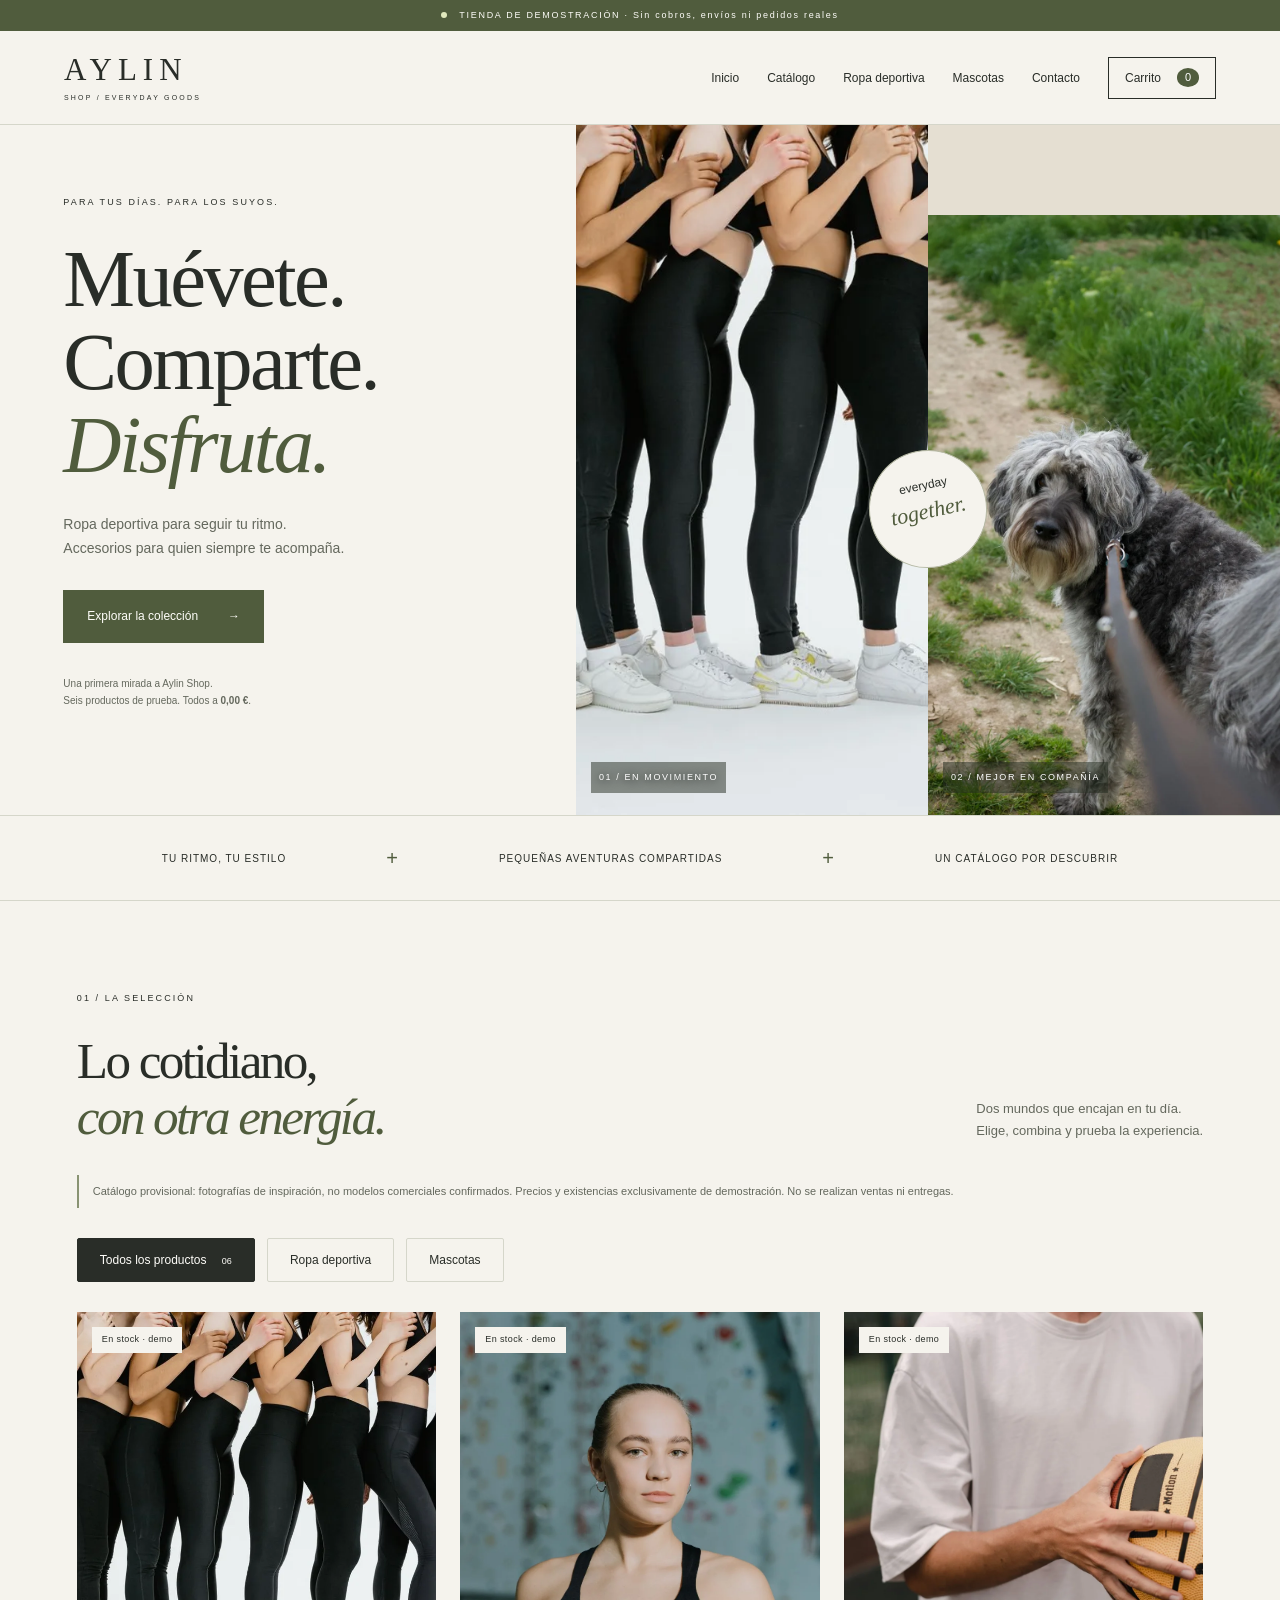
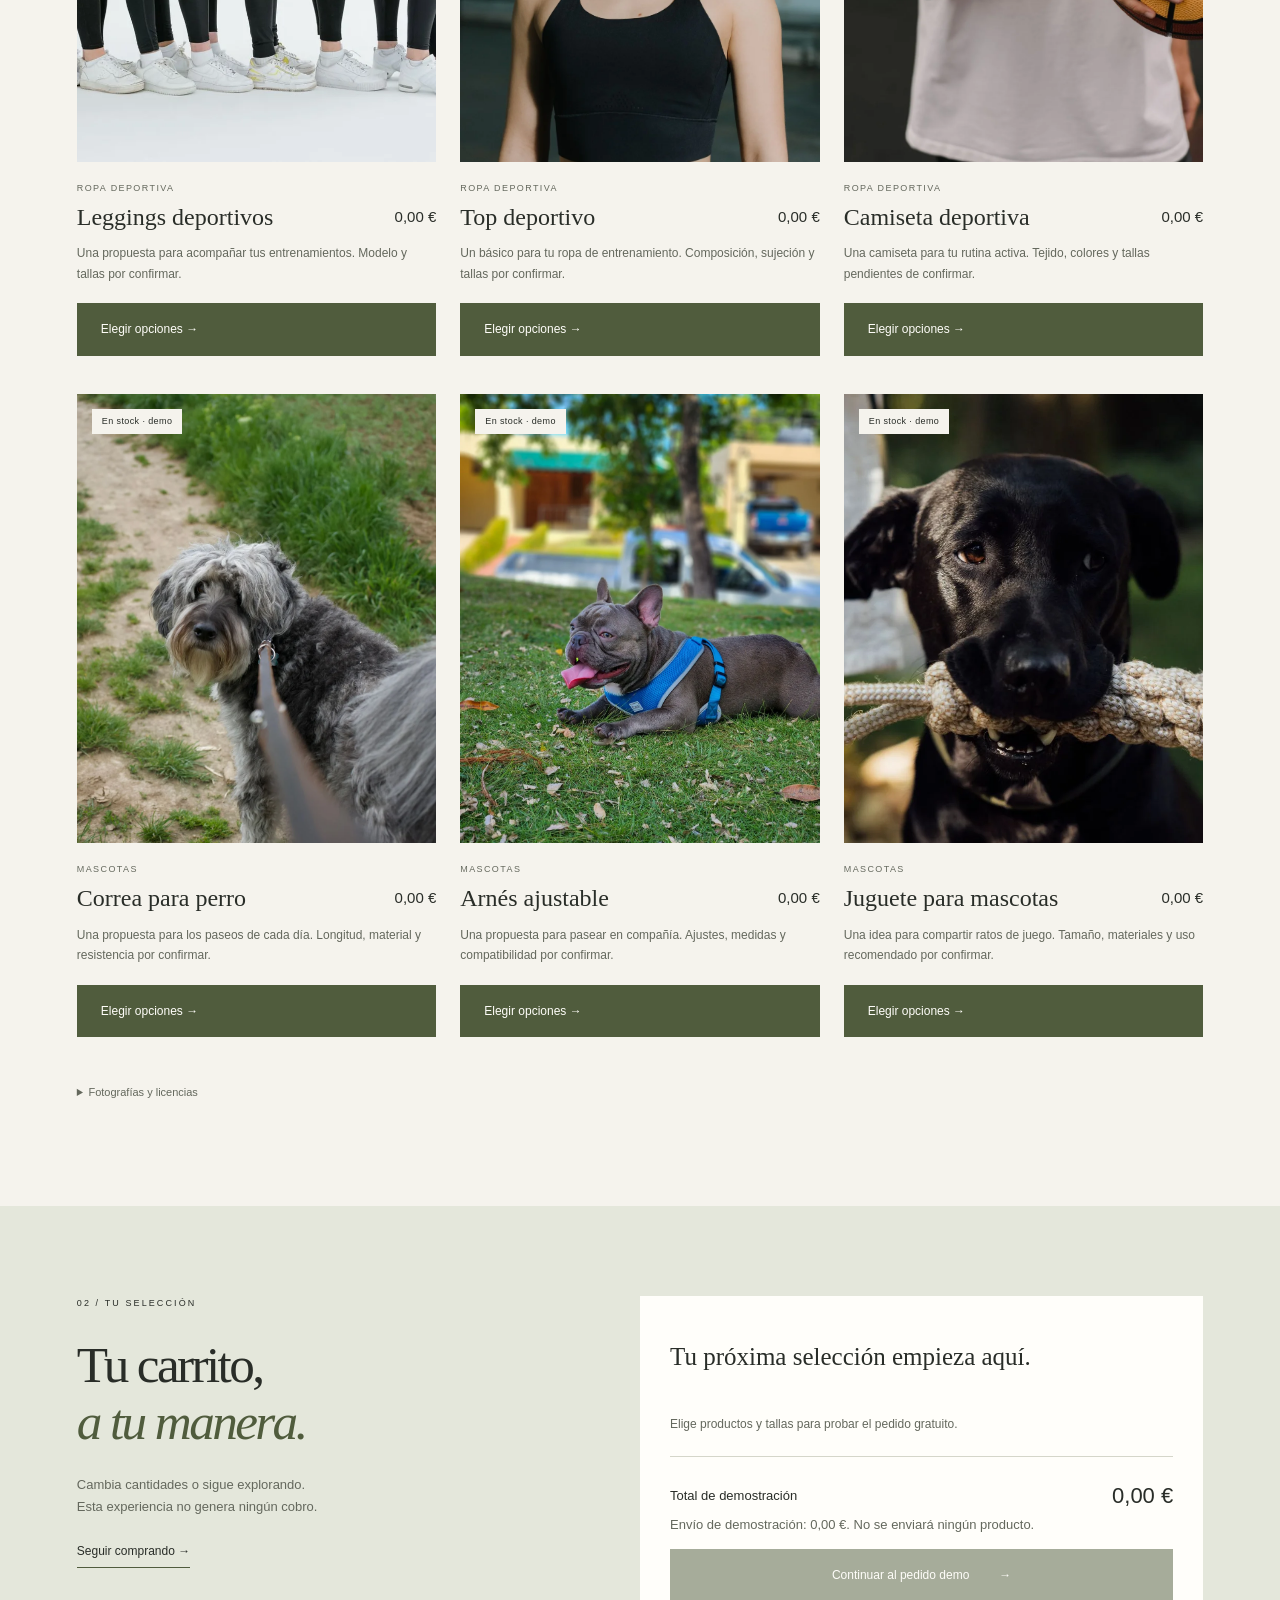
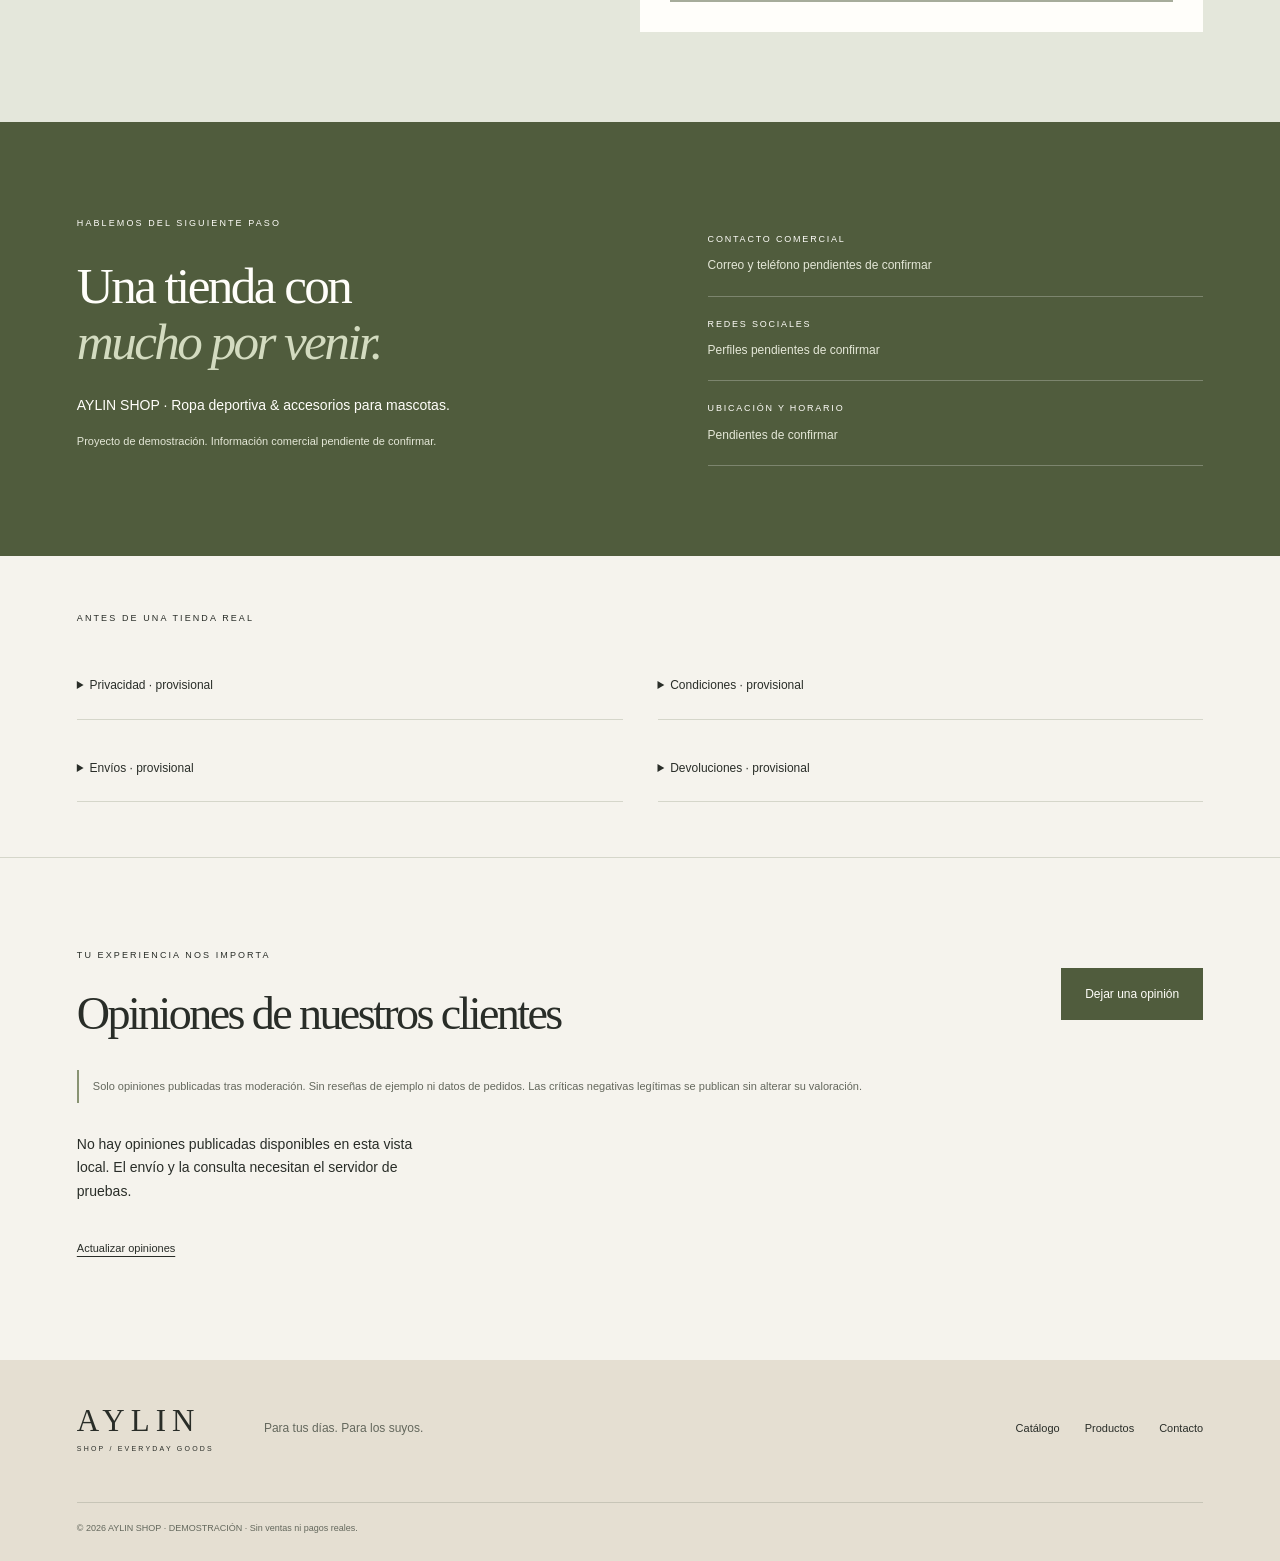
<file: index.html>
<!doctype html>
<html lang="es">
<head>
<meta charset="UTF-8"><meta name="viewport" content="width=device-width, initial-scale=1">
<meta name="robots" content="noindex, nofollow"><meta name="theme-color" content="#f5f3ed">
<meta name="description" content="Aylin Shop: demostración de tienda de ropa deportiva y accesorios para mascotas. Seis productos de prueba, sin ventas ni pagos reales.">
<title>AYLIN SHOP · Muévete. Comparte. Disfruta.</title>
<link rel="icon" href="img/shop-icon.svg" type="image/svg+xml"><link rel="stylesheet" href="css/estilos.css">
<script src="js/runtime.js" defer></script><script src="js/catalogo.js" defer></script><script src="js/integraciones.js" defer></script><script src="js/script.js" defer></script>
</head>
<body>
<a class="skip" href="#contenido">Saltar al contenido</a>
<div class="demo-banner"><span class="status-dot" aria-hidden="true"></span> TIENDA DE DEMOSTRACIÓN <span>· Sin cobros, envíos ni pedidos reales</span></div>
<header class="header"><a href="#inicio" class="brand" aria-label="Aylin Shop, inicio">AYLIN<span>SHOP / EVERYDAY GOODS</span></a><button id="menu-toggle" class="menu-toggle" type="button" aria-controls="navigation" aria-expanded="false" aria-label="Abrir menú">☰</button><nav id="navigation" aria-label="Navegación principal"><a href="#inicio">Inicio</a><a href="#catalogo" data-category="todos">Catálogo</a><a href="#catalogo" data-category="deporte">Ropa deportiva</a><a href="#catalogo" data-category="mascotas">Mascotas</a><a href="#contacto">Contacto</a><a href="#carrito" class="cart-link">Carrito <span id="cart-count" aria-label="Unidades en el carrito">0</span></a></nav></header>
<main id="contenido">
<section class="hero" id="inicio"><div class="hero-copy"><p class="eyebrow">PARA TUS DÍAS. PARA LOS SUYOS.</p><h1>Muévete.<br>Comparte.<br><em>Disfruta.</em></h1><p class="hero-intro">Ropa deportiva para seguir tu ritmo.<br>Accesorios para quien siempre te acompaña.</p><a class="button" href="#catalogo" data-category="todos">Explorar la colección <span aria-hidden="true">→</span></a><p class="hero-footnote">Una primera mirada a Aylin Shop.<br>Seis productos de prueba. Todos a <strong>0,00 €</strong>.</p></div><div class="hero-photos"><figure class="hero-sport"><img src="img/shop-leggings.webp" width="1100" height="1400" alt="Fotografía de inspiración de conjuntos deportivos negros con leggings" fetchpriority="high"><figcaption>01 / EN MOVIMIENTO</figcaption></figure><figure class="hero-pet"><img src="img/shop-correa.webp" width="1100" height="1400" alt="Perro con correa durante un paseo al aire libre"><figcaption>02 / MEJOR EN COMPAÑÍA</figcaption></figure><span class="hero-seal" aria-hidden="true">everyday<br><em>together.</em></span></div></section>
<div class="manifesto"><span>Tu ritmo, tu estilo</span><span aria-hidden="true">+</span><span>Pequeñas aventuras compartidas</span><span aria-hidden="true">+</span><span>Un catálogo por descubrir</span></div>
<section id="catalogo" class="section"><div class="section-heading"><div><p class="eyebrow">01 / LA SELECCIÓN</p><h2>Lo cotidiano,<br><em>con otra energía.</em></h2></div><p>Dos mundos que encajan en tu día.<br>Elige, combina y prueba la experiencia.</p></div><p class="notice">Catálogo provisional: fotografías de inspiración, no modelos comerciales confirmados. Precios y existencias exclusivamente de demostración. No se realizan ventas ni entregas.</p><div class="filters" role="group" aria-label="Filtrar productos"><button type="button" data-filter="todos" aria-pressed="true" class="active">Todos los productos <span>06</span></button><button type="button" data-filter="deporte" aria-pressed="false">Ropa deportiva</button><button type="button" data-filter="mascotas" aria-pressed="false">Mascotas</button></div><div id="products" class="product-grid"></div><p id="filter-status" class="sr-only" role="status"></p><details class="credits"><summary>Fotografías y licencias</summary><p>Imágenes de Pexels bajo su <a href="https://www.pexels.com/license/" target="_blank" rel="noopener noreferrer">licencia gratuita</a>. No implican colaboración ni recomendación de sus autores o de las marcas fotografiadas.</p><ul id="photo-credits"></ul></details></section>
<section class="cart-section" id="carrito"><div class="section cart-layout"><div><p class="eyebrow">02 / TU SELECCIÓN</p><h2>Tu carrito,<br><em>a tu manera.</em></h2><p>Cambia cantidades o sigue explorando.<br>Esta experiencia no genera ningún cobro.</p><a href="#catalogo" class="text-link">Seguir comprando →</a></div><div class="cart-panel"><div id="cart-items"></div><div class="cart-total"><span>Total de demostración</span><strong id="cart-total">0,00 €</strong></div><p class="fine-print">Envío de demostración: 0,00 €. No se enviará ningún producto.</p><button id="checkout-start" class="button full" type="button" disabled>Continuar al pedido demo <span aria-hidden="true">→</span></button><button id="cart-clear" class="text-button" type="button" hidden>Vaciar carrito</button></div></div></section>
<section id="checkout" class="section checkout-section" hidden aria-labelledby="checkout-title"><p class="eyebrow">03 / ÚLTIMO PASO</p><h2 id="checkout-title" tabindex="-1">Probamos la compra.<br><em>Sin pagar nada.</em></h2><div class="checkout-layout"><form id="checkout-form"><p class="notice">Utiliza datos ficticios para el envío. <span id="checkout-mode">Modo local: no se transmiten datos ni se envían correos.</span></p><button class="text-link sample-button" type="button" id="fill-demo">Rellenar con datos ficticios de ejemplo</button><fieldset><legend>Datos para el pedido de prueba</legend><div class="form-grid"><label class="wide">Nombre y apellidos<input name="name" autocomplete="off" required minlength="3" maxlength="100" placeholder="Alex Demo"></label><label>Correo electrónico<input name="email" type="email" autocomplete="off" required maxlength="150" placeholder="ejemplo@example.com"></label><label>Teléfono<input name="phone" type="tel" autocomplete="off" required pattern="\+?[0-9]{7,15}" maxlength="25" placeholder="600000000"></label><label class="wide">Dirección de envío ficticia<input name="address" autocomplete="off" required minlength="5" maxlength="180" placeholder="Calle de Ejemplo, 1"></label><label>Código postal (España)<input name="postal" inputmode="numeric" autocomplete="off" required pattern="[0-9]{5}" maxlength="5" placeholder="28001"></label><label>Ciudad<input name="city" autocomplete="off" required minlength="2" maxlength="80" placeholder="Ciudad de ejemplo"></label><label class="wide">Provincia<input name="province" autocomplete="off" required minlength="2" maxlength="80" placeholder="Provincia de ejemplo"></label></div></fieldset><fieldset class="payment-options"><legend>Método de compra</legend><label class="demo-method"><input type="radio" name="payment" value="demo" checked> Pedido gratuito de demostración · 0,00 €</label><div class="future-payments"><span>PayPal <small>No activado</small></span><span>Apple Pay <small>No activado</small></span><span>Transferencia <small>No activada</small></span></div><p class="fine-print">Opciones previstas para una futura tienda. No hay transacciones ni se solicitan datos bancarios.</p></fieldset><label class="checkbox"><input type="checkbox" name="demoConsent" required> Confirmo que uso datos de envío ficticios y, si pruebo el correo, un buzón propio autorizado. Entiendo que no es una compra real.</label><p id="checkout-error" class="error" role="alert"></p><button id="submit-order" class="button full" type="submit">Confirmar pedido demo · 0,00 € <span aria-hidden="true">→</span></button></form><aside class="order-summary" aria-labelledby="summary-title"><p class="eyebrow">TU PEDIDO</p><h3 id="summary-title">Todo listo para probar.</h3><div id="checkout-summary"></div><div class="cart-total"><span>Total</span><strong id="checkout-total">0,00 €</strong></div><p class="fine-print">Sin pagos, sin cargos y sin envíos reales.</p><a href="#carrito" class="text-link">Volver al carrito</a></aside></div></section>
<section class="section confirmation" id="confirmation" hidden aria-labelledby="confirmation-title"><p class="eyebrow">EXPERIENCIA COMPLETADA</p><h2 id="confirmation-title" tabindex="-1">Todo listo.<br><em>Era solo una prueba.</em></h2><p id="confirmation-message"></p><p>No se ha cobrado nada y no se enviará ningún producto.</p><div id="confirmation-items"></div><p id="confirmation-mail" role="status"></p><button id="dismiss-confirmation" class="text-button" type="button">Cerrar confirmación</button><a href="#catalogo" class="text-link">Seguir explorando</a></section>
<section class="contact-section" id="contacto"><div class="section contact-layout"><div><p class="eyebrow">HABLEMOS DEL SIGUIENTE PASO</p><h2>Una tienda con<br><em>mucho por venir.</em></h2><p>AYLIN SHOP · Ropa deportiva & accesorios para mascotas.</p><p class="fine-print">Proyecto de demostración. Información comercial pendiente de confirmar.</p></div><dl><div><dt>CONTACTO COMERCIAL</dt><dd>Correo y teléfono pendientes de confirmar</dd></div><div><dt>REDES SOCIALES</dt><dd>Perfiles pendientes de confirmar</dd></div><div><dt>UBICACIÓN Y HORARIO</dt><dd>Pendientes de confirmar</dd></div></dl></div></section>
<section class="section legal-section" aria-label="Información provisional"><p class="eyebrow">ANTES DE UNA TIENDA REAL</p><div class="legal-grid"><details><summary>Privacidad · provisional</summary><p>Usa datos ficticios de envío. El carrito solo guarda productos, tallas y cantidades. No se guarda historial de pedidos en el navegador. En modo servidor local, el pedido se registra de forma privada y no se elimina el pedido automáticamente ni se ofrece un historial público; con correo configurado, su contenido se transmite al proveedor y los buzones autorizados tienen su propia retención. La confirmación actual desaparece al recargar o cerrarla. Faltan el titular, finalidades, base jurídica, plazos, proveedores y derechos para redactar la política definitiva.</p></details><details><summary>Condiciones · provisional</summary><p>No existe contratación ni venta real. Los seis productos son propuestas y todos los precios son de demostración. Faltan la identidad comercial, especificaciones, disponibilidad real, impuestos y condiciones definitivas.</p></details><details><summary>Envíos · provisional</summary><p>No se realizan envíos. Se deben confirmar países, transportistas, plazos, costes y procedimiento de seguimiento antes de abrir la tienda.</p></details><details><summary>Devoluciones · provisional</summary><p>No hay compras reales que devolver. Deben definirse las condiciones de desistimiento, devoluciones, incidencias y reembolsos conforme a la normativa aplicable.</p></details></div></section>
<section class="section customer-reviews" id="opiniones" aria-labelledby="reviews-title"><div class="section-heading"><div><p class="eyebrow">TU EXPERIENCIA NOS IMPORTA</p><h2 id="reviews-title">Opiniones de nuestros clientes</h2></div><button type="button" class="button" id="leave-review">Dejar una opinión</button></div><p class="notice">Solo opiniones publicadas tras moderación. Sin reseñas de ejemplo ni datos de pedidos. Las críticas negativas legítimas se publican sin alterar su valoración.</p><div id="published-reviews" class="customer-review-grid" aria-live="polite"></div><div class="review-list-actions"><button type="button" class="text-button" id="refresh-reviews">Actualizar opiniones</button><button type="button" class="button" id="more-reviews" hidden>Ver más opiniones</button></div></section>
</main>
<footer><a class="brand" href="#inicio">AYLIN<span>SHOP / EVERYDAY GOODS</span></a><p>Para tus días. Para los suyos.</p><nav aria-label="Enlaces del pie"><a href="#catalogo">Catálogo</a><a href="#catalogo">Productos</a><a href="#contacto">Contacto</a></nav><div class="footer-bottom">© <span id="year"></span> AYLIN SHOP · DEMOSTRACIÓN · Sin ventas ni pagos reales.</div></footer>
<dialog id="product-dialog" aria-labelledby="product-title"><div class="detail-toolbar"><span>AYLIN SHOP · FICHA DE DEMOSTRACIÓN</span><button id="product-close" type="button" aria-label="Cerrar ficha">×</button></div><div class="detail-layout"><img id="product-image" alt=""><div><p class="eyebrow" id="product-category"></p><h2 id="product-title"></h2><p id="product-description"></p><p class="detail-price">0,00 € <small>· precio demo</small></p><p id="product-stock"></p><form id="variant-form"><label>Talla<select id="product-size" name="size"></select></label><p id="size-guide" class="notice" hidden></p><label>Cantidad<input id="product-quantity" type="number" value="1" min="1" step="1" required></label><p id="variant-error" class="error" role="alert"></p><button class="button full" type="submit" id="variant-add">Añadir al carrito</button></form><button type="button" class="text-link" id="product-back">Volver al catálogo</button><p class="fine-print">Fotografía de inspiración. Modelo, medidas e inventario no definitivos.</p></div></div></dialog>
<dialog id="review-dialog" aria-labelledby="review-dialog-title"><div class="detail-toolbar"><h2 id="review-dialog-title">Dejar una opinión</h2><button id="review-close" type="button" aria-label="Cerrar formulario de opinión">×</button></div><form id="review-form"><fieldset><legend>Comparte tu experiencia con Aylin Shop</legend><label class="review-comment">Nombre público o alias<input name="publicName" required minlength="2" maxlength="60" autocomplete="off" placeholder="Elige un alias público" aria-describedby="public-name-hint"></label><p id="public-name-hint" class="fine-print">Este alias se publicará con tu opinión. No escribas tu correo, teléfono ni otros datos privados; no se tomará el nombre de tu pedido.</p><div class="star-rating" role="group" aria-label="Valoración de una a cinco estrellas"><label><input type="radio" name="rating" value="1" required><span aria-hidden="true">★</span><span>1</span></label><label><input type="radio" name="rating" value="2" required><span aria-hidden="true">★</span><span>2</span></label><label><input type="radio" name="rating" value="3" required><span aria-hidden="true">★</span><span>3</span></label><label><input type="radio" name="rating" value="4" required><span aria-hidden="true">★</span><span>4</span></label><label><input type="radio" name="rating" value="5" required><span aria-hidden="true">★</span><span>5</span></label></div><label class="review-comment">Tu comentario<textarea name="comment" minlength="10" maxlength="2000" rows="4" required placeholder="Describe tu experiencia. No incluyas datos personales."></textarea></label></fieldset><button type="submit" class="button">Enviar opinión</button><p id="review-status" role="status" class="fine-print"></p><p class="fine-print">Todas las opiniones pasan por moderación. La verificación de compra la realiza exclusivamente el servidor, nunca mediante un correo o número de pedido escrito por el visitante. Tu alias y comentario deben respetar las reglas de privacidad y convivencia.</p></form><button type="button" id="review-cancel" class="text-button">Cancelar y volver a las opiniones</button></dialog>
<div id="toast" class="toast" role="status" aria-live="polite"></div><p id="storage-warning" class="storage-warning" role="status" hidden></p>
<noscript><p class="notice">Activa JavaScript para usar el catálogo, carrito y pedido de demostración.</p></noscript>
</body></html>
</file>
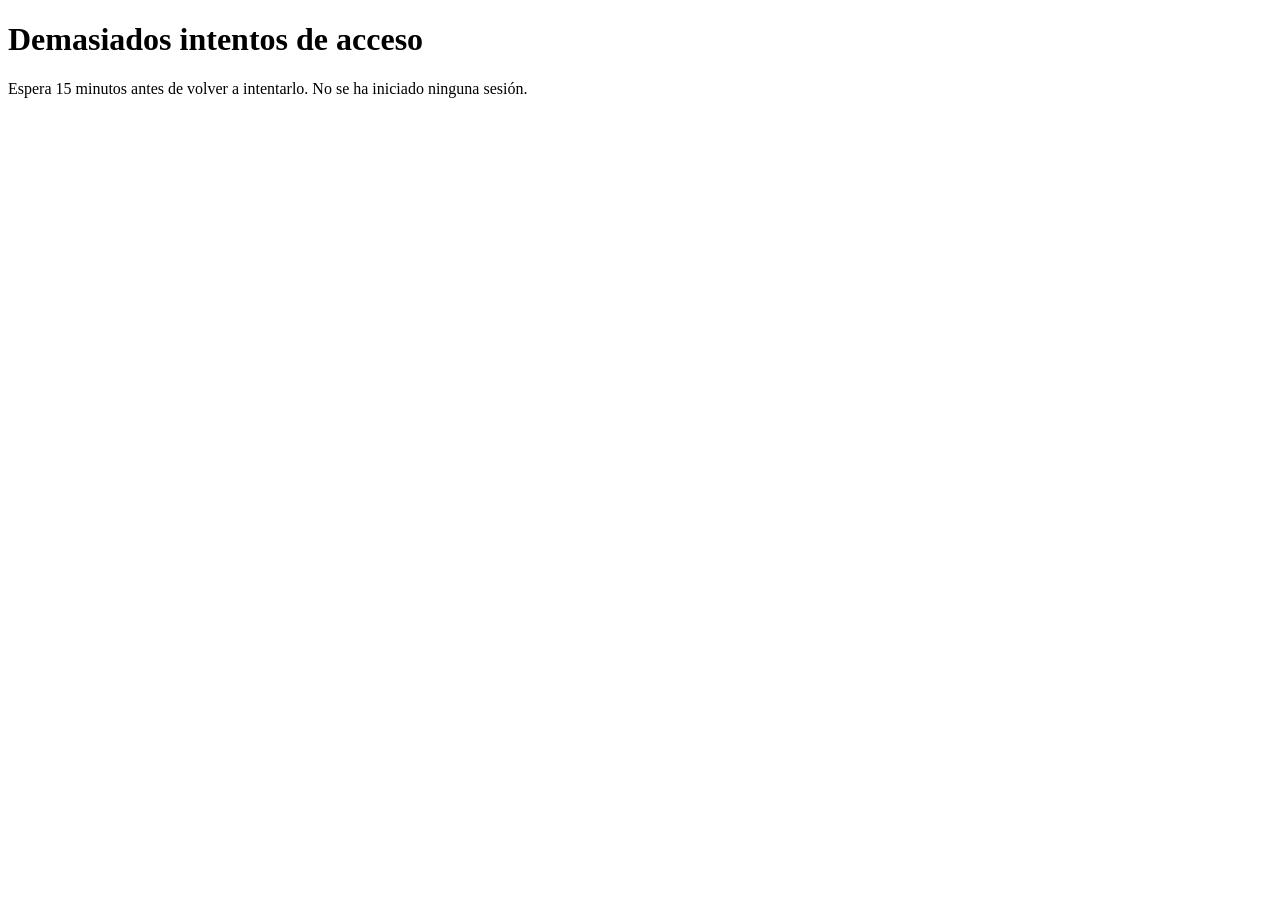
<file: shop/templates/registration/locked.html>
<!doctype html><html lang="es"><head><meta charset="utf-8"><meta name="viewport" content="width=device-width,initial-scale=1"><title>Acceso temporalmente limitado</title></head><body><main><h1>Demasiados intentos de acceso</h1><p>Espera 15 minutos antes de volver a intentarlo. No se ha iniciado ninguna sesión.</p></main></body></html>
</file>
<file: css/estilos.css>
:root{--paper:#f5f3ed;--white:#fffefa;--ink:#292d28;--muted:#64685d;--olive:#505c3d;--pale:#e4e7db;--sand:#e5dfd2;--line:#d5d6ca;--serif:Georgia,'Times New Roman',serif;--sans:Arial,Helvetica,sans-serif}*{box-sizing:border-box}html{scroll-behavior:smooth;scroll-padding-top:110px}body{margin:0;background:var(--paper);color:var(--ink);font:14px/1.7 var(--sans)}img{display:block;max-width:100%}a{color:inherit;text-decoration:none}button,input{font:inherit}button{cursor:pointer;color:inherit}button:disabled{cursor:not-allowed;opacity:.5}a,button,input,summary{ -webkit-tap-highlight-color:transparent}a:focus-visible,button:focus-visible,input:focus-visible,summary:focus-visible{outline:2px solid var(--olive);outline-offset:4px}h1,h2,h3,p{margin-top:0}h1,h2,h3{font-weight:400;line-height:1.1}h1,h2{font-family:var(--serif);letter-spacing:-2.6px}em{font-weight:400;color:var(--olive)}h2{font-size:clamp(36px,4vw,57px);margin-bottom:24px}h3{font-family:var(--serif);font-size:27px}strong{font-weight:600}[hidden]{display:none!important}.demo-banner{background:var(--olive);color:var(--white);padding:8px 20px;text-align:center;font-size:9px;letter-spacing:1.7px}.status-dot{display:inline-block;width:6px;height:6px;margin-right:8px;border-radius:50%;background:#e1e9be}.header{position:sticky;top:0;z-index:20;background:#f5f3edf5;display:flex;align-items:center;justify-content:space-between;padding:23px 5%;border-bottom:1px solid var(--line)}.brand{font-family:var(--serif);font-size:31px;line-height:1;letter-spacing:6px}.brand span{display:block;font:7px var(--sans);letter-spacing:2.2px;margin-top:9px}.header nav{display:flex;align-items:center;gap:28px;font-size:12px}.header nav a:hover,footer a:hover{color:var(--olive)}.cart-link{border:1px solid var(--ink);padding:10px 16px;display:flex;gap:16px;align-items:center}.cart-link span{background:var(--olive);color:white;border-radius:50%;min-width:22px;text-align:center;font-size:11px}.menu-toggle{display:none}.hero{display:grid;grid-template-columns:.9fr 1.1fr;max-width:1600px;margin:auto;min-height:690px}.hero-copy{padding:70px 10% 50px 11%}.eyebrow{font-size:9px;font-weight:500;letter-spacing:2.1px;margin-bottom:26px}h1{font-size:clamp(64px,6.3vw,100px);margin-bottom:27px;line-height:1.03}.hero-intro{color:var(--muted);font-size:14px;margin-bottom:30px}.button{display:inline-flex;justify-content:center;align-items:center;gap:30px;min-height:49px;background:var(--olive);border:1px solid var(--olive);color:var(--white);padding:15px 23px;font-size:12px;transition:background .2s}.button:hover:not(:disabled){background:var(--ink)}.hero-footnote{color:var(--muted);font-size:10px;margin-top:32px}.hero-photos{position:relative;display:grid;grid-template-columns:1fr 1fr;background:var(--sand)}figure{margin:0;position:relative;overflow:hidden}.hero-photos img{width:100%;height:100%;object-fit:cover;position:absolute}.hero-sport img{object-position:48% center}.hero-pet img{object-position:50% center}.hero-pet{margin-top:90px}.hero-photos figcaption{position:absolute;bottom:22px;left:15px;color:white;font-size:9px;letter-spacing:1.6px;text-shadow:0 1px 8px #000;background:#242c2180;padding:8px}.hero-seal{position:absolute;left:calc(50% - 59px);top:47%;border-radius:50%;width:118px;height:118px;padding:25px 12px;background:var(--paper);border:1px solid #b6b9a4;text-align:center;font-size:12px;line-height:1.5;transform:rotate(-12deg)}.hero-seal em{font-family:var(--serif);font-size:22px}.manifesto{display:flex;align-items:center;justify-content:space-evenly;gap:15px;border-top:1px solid var(--line);border-bottom:1px solid var(--line);padding:25px 6%;font-size:10px;letter-spacing:1px;text-transform:uppercase}.manifesto span:nth-child(even){color:var(--olive);font-size:20px}.section{max-width:1340px;margin:auto;padding:90px 6%}.section-heading{display:flex;justify-content:space-between;align-items:end;gap:30px;margin-bottom:30px}.section-heading h2{margin-bottom:0}.section-heading>p{color:var(--muted);font-size:13px;margin-bottom:3px}.notice{font-size:11px;color:var(--muted);border-left:2px solid #899373;padding:7px 0 7px 14px;max-width:900px}.filters{display:flex;gap:12px;flex-wrap:wrap;margin:30px 0}.filters button{border:1px solid var(--line);background:transparent;padding:11px 22px;border-radius:2px;font-size:12px;min-height:44px}.filters .active,.filters button:hover{background:var(--ink);color:var(--white);border-color:var(--ink)}.filters span{font-size:9px;margin-left:12px}.product-grid{display:grid;grid-template-columns:repeat(3,1fr);gap:38px 24px}.product-card{min-width:0}.product-photo{position:relative;aspect-ratio:4/5;background:var(--sand);overflow:hidden}.product-photo img{width:100%;height:100%;object-fit:cover;transition:transform .4s}.product-card:hover img{transform:scale(1.025)}.stock{position:absolute;top:15px;left:15px;background:var(--paper);font-size:9px;padding:5px 10px;letter-spacing:.4px}.product-tag{color:var(--muted);font-size:9px;letter-spacing:1.4px;text-transform:uppercase;margin:19px 0 8px}.product-title-row{display:flex;justify-content:space-between;gap:12px;align-items:start}.product-title-row h3{font-size:24px;margin-bottom:13px;letter-spacing:-.4px}.product-price{font-size:15px;white-space:nowrap}.product-description{font-size:12px;color:var(--muted);min-height:42px;margin-bottom:18px}.product-card .button{width:100%;justify-content:space-between}.credits{font-size:11px;color:var(--muted);margin-top:35px}.credits summary{cursor:pointer;min-height:44px;padding:11px 0;width:fit-content}.credits ul{columns:2;padding-left:16px}.credits li{break-inside:avoid;margin:6px 0}.credits a{text-decoration:underline;text-underline-offset:3px}.cart-section{background:var(--pale)}.cart-layout{display:grid;grid-template-columns:1fr 1.25fr;gap:10%}.cart-layout>div>p:not(.eyebrow){font-size:13px;color:var(--muted)}.cart-panel{background:var(--white);padding:30px;align-self:start}.cart-line{display:grid;grid-template-columns:70px 1fr auto;gap:15px;border-bottom:1px solid var(--line);padding:18px 0}.cart-line:first-child{padding-top:0}.cart-line img{width:70px;height:85px;object-fit:cover}.cart-line h3{font-family:var(--sans);font-size:13px;margin:2px 0 5px}.cart-line .line-price{font-size:12px}.quantity{display:flex;align-items:center;gap:10px;margin-top:10px}.quantity button{background:transparent;border:1px solid var(--line);width:34px;height:34px}.quantity output{min-width:16px;text-align:center;font-size:12px}.remove-button{border:0;background:transparent;font-size:10px;text-decoration:underline;min-height:44px;align-self:start;padding:0 3px}.cart-total{display:flex;align-items:center;justify-content:space-between;gap:10px;border-top:1px solid var(--line);padding-top:20px;margin-top:22px;font-size:13px}.cart-total strong{font-size:22px;font-weight:400}.fine-print{font-size:11px;line-height:1.7;color:var(--muted)}.full{width:100%}.text-link{display:inline-block;font-size:12px;border:0;border-bottom:1px solid var(--olive);background:transparent;padding:10px 0 5px}.text-button{border:0;background:transparent;text-decoration:underline;text-underline-offset:4px;font-size:11px;min-height:44px;padding:10px 0}.empty-cart{font-family:var(--serif);font-size:25px;padding:10px 0}.empty-note{font-size:12px;color:var(--muted)}.checkout-layout{display:grid;grid-template-columns:1.15fr .85fr;gap:7%;align-items:start}.sample-button{margin-bottom:25px;cursor:pointer}fieldset{border:0;margin:0 0 30px;padding:0}legend{font-family:var(--serif);font-size:25px;margin-bottom:22px}.form-grid{display:grid;grid-template-columns:1fr 1fr;gap:17px}.form-grid label{display:grid;gap:6px;font-size:11px}.wide{grid-column:1/-1}input:not([type=checkbox]):not([type=radio]){border:1px solid var(--line);background:var(--white);padding:13px 12px;min-height:48px;width:100%;color:var(--ink);border-radius:0}input:focus{border-color:var(--olive)}.checkbox,.demo-method{display:flex;gap:11px;align-items:start;font-size:12px}.checkbox input,.demo-method input{accent-color:var(--olive);width:17px;height:17px;flex-shrink:0;margin-top:3px}.demo-method{background:var(--pale);padding:15px}.future-payments{display:flex;gap:12px;flex-wrap:wrap;margin:18px 0}.future-payments>span{border:1px solid var(--line);padding:10px 15px;color:var(--muted);font-size:12px}.future-payments small{display:block;font-size:9px}.order-summary{position:sticky;top:120px;padding:30px;background:var(--sand)}.summary-line{display:flex;justify-content:space-between;gap:15px;padding:12px 0;border-bottom:1px solid #c9c6b9;font-size:12px}.error{color:#923c28;font-size:12px;margin:15px 0}.confirmation{background:var(--pale);margin-top:35px;text-align:center}.confirmation .text-link{margin-left:20px}.history-section{border-top:1px solid var(--line)}.order-record{border:1px solid var(--line);background:var(--white);margin-top:18px;padding:20px}.order-record>summary{cursor:pointer;display:flex;justify-content:space-between;gap:15px;align-items:center;min-height:44px;flex-wrap:wrap}.order-record>summary span:first-child{font-family:var(--serif);font-size:20px}.order-record small{font-size:10px;color:var(--muted)}.order-id{overflow-wrap:anywhere;font-size:11px}.order-content{padding-top:25px}.order-content address{font-style:normal;font-size:12px;white-space:pre-line;overflow-wrap:anywhere}.order-content h3{font-size:23px;margin-top:25px}.order-content ul{padding-left:20px;font-size:12px}.sim-notification{padding:18px;background:var(--pale);margin:12px 0;font-size:12px}.sim-notification p{margin-bottom:5px}.contact-section{background:var(--olive);color:var(--white)}.contact-section em{color:#d3dbc0}.contact-layout{display:grid;grid-template-columns:1fr 1fr;gap:12%;align-items:center}.contact-layout .fine-print{color:#e4e7d7}.contact-layout dl{margin:0}.contact-layout dl>div{border-bottom:1px solid #ffffff40;padding:20px 0}.contact-layout dt{font-size:9px;letter-spacing:1.8px;margin-bottom:8px}.contact-layout dd{margin:0;font-size:12px;color:#e4e7d7}.legal-section{padding-block:55px}.legal-grid{display:grid;grid-template-columns:1fr 1fr;gap:15px 35px}.legal-grid details{font-size:12px;border-bottom:1px solid var(--line);padding:15px 0}.legal-grid summary{cursor:pointer;padding:8px 0}.legal-grid p{font-size:11px;color:var(--muted);margin:15px 0}footer{display:flex;align-items:center;gap:50px;flex-wrap:wrap;padding:45px 6% 25px;background:var(--sand)}footer p{font-size:12px;margin:0;color:var(--muted)}footer nav{display:flex;gap:25px;margin-left:auto;font-size:11px}.footer-bottom{width:100%;border-top:1px solid #c7c5b7;padding-top:18px;font-size:9px;color:var(--muted)}.toast{position:fixed;bottom:22px;left:50%;transform:translateX(-50%);padding:15px 22px;background:var(--ink);color:var(--white);font-size:12px;max-width:calc(100% - 30px);width:max-content;box-shadow:0 8px 30px #0002;z-index:40}.toast:empty{display:none}.storage-warning{padding:15px 6%;font-size:12px;background:var(--sand);margin:0}.sr-only,.skip:not(:focus){position:absolute;width:1px;height:1px;overflow:hidden;clip-path:inset(50%);white-space:nowrap}.skip:focus{position:fixed;z-index:100;top:10px;left:10px;background:white;padding:12px}
@media(max-width:1050px){.header nav{gap:17px}.header{padding-inline:4%}.hero-copy{padding:60px 8%}.hero{min-height:640px}.product-title-row{display:block}.product-price{display:block;margin-bottom:10px}.cart-layout{gap:5%}.section{padding:70px 5%}}
@media(max-width:800px){html{scroll-padding-top:90px}.menu-toggle{display:block;width:44px;height:44px;background:transparent;border:1px solid var(--line);font-size:22px}.header{padding:17px 6%}.header nav{display:none;position:absolute;top:100%;left:0;right:0;background:var(--paper);border-bottom:1px solid var(--line);padding:20px 6%;max-height:calc(100dvh - 90px);overflow:auto}.header nav.open{display:flex;flex-direction:column;align-items:stretch;gap:0}.header nav a{padding:12px 0}.header nav .cart-link{padding:12px;margin-top:10px;justify-content:space-between}.hero h1{font-size:68px}.hero-photos{grid-template-columns:1fr}.hero-pet{margin-top:0;min-height:260px}.hero-sport{min-height:330px}.hero-seal{top:42%;left:auto;right:20px}.hero-photos figcaption{bottom:15px}.manifesto{font-size:8px;letter-spacing:.5px}.product-grid{grid-template-columns:repeat(2,1fr)}.cart-layout,.checkout-layout{grid-template-columns:1fr;gap:35px}.cart-panel{padding:25px}.order-summary{position:static;grid-row:1}.contact-layout{gap:7%}.section-heading{align-items:start}footer{gap:30px}footer nav{margin-left:0}}
@media(max-width:600px){.demo-banner{font-size:8px;letter-spacing:1px}.demo-banner>span:last-child{display:block}.brand{font-size:28px}.hero{grid-template-columns:1fr;min-height:0}.hero-copy{padding:45px 7% 40px}.hero h1{font-size:73px;letter-spacing:-2px}.hero-intro{font-size:13px}.hero-photos{grid-template-columns:1fr 1fr;min-height:340px}.hero-photos figure{min-height:340px}.hero-pet{margin-top:35px}.hero-photos figcaption{font-size:7px;padding:7px;left:8px;letter-spacing:.8px}.hero-seal{width:94px;height:94px;padding:19px 7px;right:calc(50% - 47px);top:37%;font-size:10px}.hero-seal em{font-size:19px}.manifesto{display:flex;flex-wrap:wrap;justify-content:center;padding:18px 7%;gap:8px 13px}.manifesto span:last-child{display:none}.manifesto span:nth-child(4){display:none}.section{padding:58px 6%}.section-heading{display:block}.section-heading>p{margin-top:22px;font-size:12px}.section-heading h2{font-size:40px;letter-spacing:-1.5px}.filters{gap:8px}.filters button{font-size:10px;padding:10px 13px}.filters span{margin-left:7px}.product-grid{gap:30px 14px}.product-title-row h3{font-size:20px;letter-spacing:-.3px}.product-description{font-size:11px;min-height:74px}.product-tag{font-size:8px;letter-spacing:.7px}.product-price{font-size:14px}.stock{font-size:8px;left:9px;top:9px;padding:4px 7px}.product-card .button{font-size:10px;padding:12px 10px;gap:5px}.credits ul{columns:1}.cart-panel{padding:20px}.cart-line{grid-template-columns:55px 1fr auto;gap:10px}.cart-line img{width:55px;height:75px}.cart-line h3{font-size:12px}.remove-button{font-size:9px}.form-grid{grid-template-columns:1fr}.wide{grid-column:auto}.order-summary{padding:23px}.contact-layout{grid-template-columns:1fr;gap:20px}.legal-grid{grid-template-columns:1fr}.confirmation .text-link{margin-left:0;display:block;width:fit-content;margin:20px auto 0}.order-record{padding:15px}.order-record>summary span:first-child{font-size:19px}footer{padding:40px 6% 20px;display:block}footer p{margin:25px 0}footer nav{margin-bottom:25px}.toast{bottom:12px;font-size:11px}.checkbox{font-size:11px}}
@media(prefers-reduced-motion:reduce){html{scroll-behavior:auto}*,*::before,*::after{transition:none!important;animation:none!important}}
/* Fichas, variantes y opiniones: misma paleta y tipografía de la tienda. */
.product-photo{display:block;border:0;padding:0;width:100%;cursor:pointer}.product-name{border:0;padding:0;background:none;text-align:left;font:inherit;color:inherit;cursor:pointer}.product-name:hover{text-decoration:underline;text-underline-offset:4px}
dialog{border:0;padding:25px;width:min(1080px,95vw);max-height:92dvh;background:var(--paper);color:var(--ink);overflow:auto}dialog::backdrop{background:#1d241bd9}.modal-open{overflow:hidden}.detail-toolbar{display:flex;justify-content:space-between;align-items:center;gap:15px;margin-bottom:20px;font-size:9px;letter-spacing:1.5px}.detail-toolbar button{min-width:44px;min-height:44px;border:0;background:transparent;font-size:27px}.detail-layout{display:grid;grid-template-columns:1fr 1fr;gap:35px}.detail-layout>img{width:100%;max-height:550px;object-fit:contain;background:var(--sand)}.detail-layout h2{font-size:38px;letter-spacing:-1px}.detail-layout p{font-size:13px}.detail-price{font-size:23px!important}.detail-price small{font-size:11px}.detail-layout form>label{display:block;font-size:12px;margin:14px 0}.detail-layout select{display:block;width:100%;min-height:46px;padding:10px;border:1px solid var(--line);background:var(--white);font:inherit}.detail-layout input[type=number]{max-width:130px;display:block}.reviews{display:grid;grid-template-columns:1fr 1fr;gap:35px;border-top:1px solid var(--line);padding-top:30px;margin-top:35px}.reviews h3,.reviews legend{font-size:25px}.star-rating{display:flex;gap:10px;margin:10px 0 20px;flex-wrap:wrap}.star-rating label{display:flex;align-items:center;gap:4px;font-size:13px;min-height:44px;cursor:pointer}.star-rating input{accent-color:var(--olive);width:16px;height:16px}.star-rating label:has(input:checked){color:var(--olive);font-weight:bold}.review-comment{display:block;font-size:12px}textarea{display:block;width:100%;padding:12px;background:var(--white);border:1px solid var(--line);font:inherit;resize:vertical;color:var(--ink);margin-top:8px}textarea:focus-visible,select:focus-visible{outline:2px solid var(--olive);outline-offset:3px}.published-review{padding:15px;background:var(--white);border-bottom:1px solid var(--line);margin:12px 0;font-size:12px;overflow-wrap:anywhere}.published-review p{white-space:pre-wrap;margin:10px 0}.variant-label{font-size:11px;color:var(--muted);margin:5px 0}.confirmation ul{list-style:none;padding:0;font-size:13px}.confirmation-mail{font-size:12px}
@media(max-width:600px){dialog{padding:15px;width:95vw}.detail-layout,.reviews{grid-template-columns:1fr;gap:25px}.detail-layout>img{max-height:38dvh}.detail-layout h2{font-size:31px}.detail-toolbar{font-size:8px}.reviews{padding-top:25px}.cart-line{grid-template-columns:50px 1fr auto}}

/* Opiniones generales: sección independiente de las fichas. */
.customer-reviews{border-top:1px solid var(--line)}.customer-reviews .section-heading{align-items:center}.customer-reviews h2{font-size:clamp(34px,3.6vw,51px);max-width:650px}.customer-review-grid{display:grid;grid-template-columns:repeat(3,minmax(0,1fr));gap:20px;margin-top:30px}.customer-review-grid>.fine-print{grid-column:1/-1}.customer-review-grid .published-review{margin:0;padding:24px;border:1px solid var(--line);min-width:0}.review-card-heading{display:flex;flex-direction:column;gap:7px}.review-card-heading strong{font-size:14px}.review-card-heading time,.review-card-heading small{font-size:10px;color:var(--muted)}.review-stars{color:var(--olive);font-size:20px;letter-spacing:3px;margin:15px 0}.review-list-actions{display:flex;gap:25px;align-items:center;flex-wrap:wrap;margin-top:22px}#review-dialog{width:min(650px,95vw)}#review-dialog h2{font-size:30px;letter-spacing:-.6px;margin:0}#review-dialog legend{font-size:22px}#review-dialog .detail-toolbar{position:sticky;top:-25px;background:var(--paper);z-index:1;padding-bottom:10px}#review-dialog .review-comment{margin:16px 0}#review-dialog #review-status{margin-top:18px}
@media(max-width:900px){.customer-review-grid{grid-template-columns:repeat(2,minmax(0,1fr))}}
@media(max-width:600px){.customer-review-grid{grid-template-columns:1fr}.customer-reviews .section-heading .button{margin-top:24px}#review-dialog .detail-toolbar{top:-15px}.review-card-heading strong{font-size:13px}}
</file>
